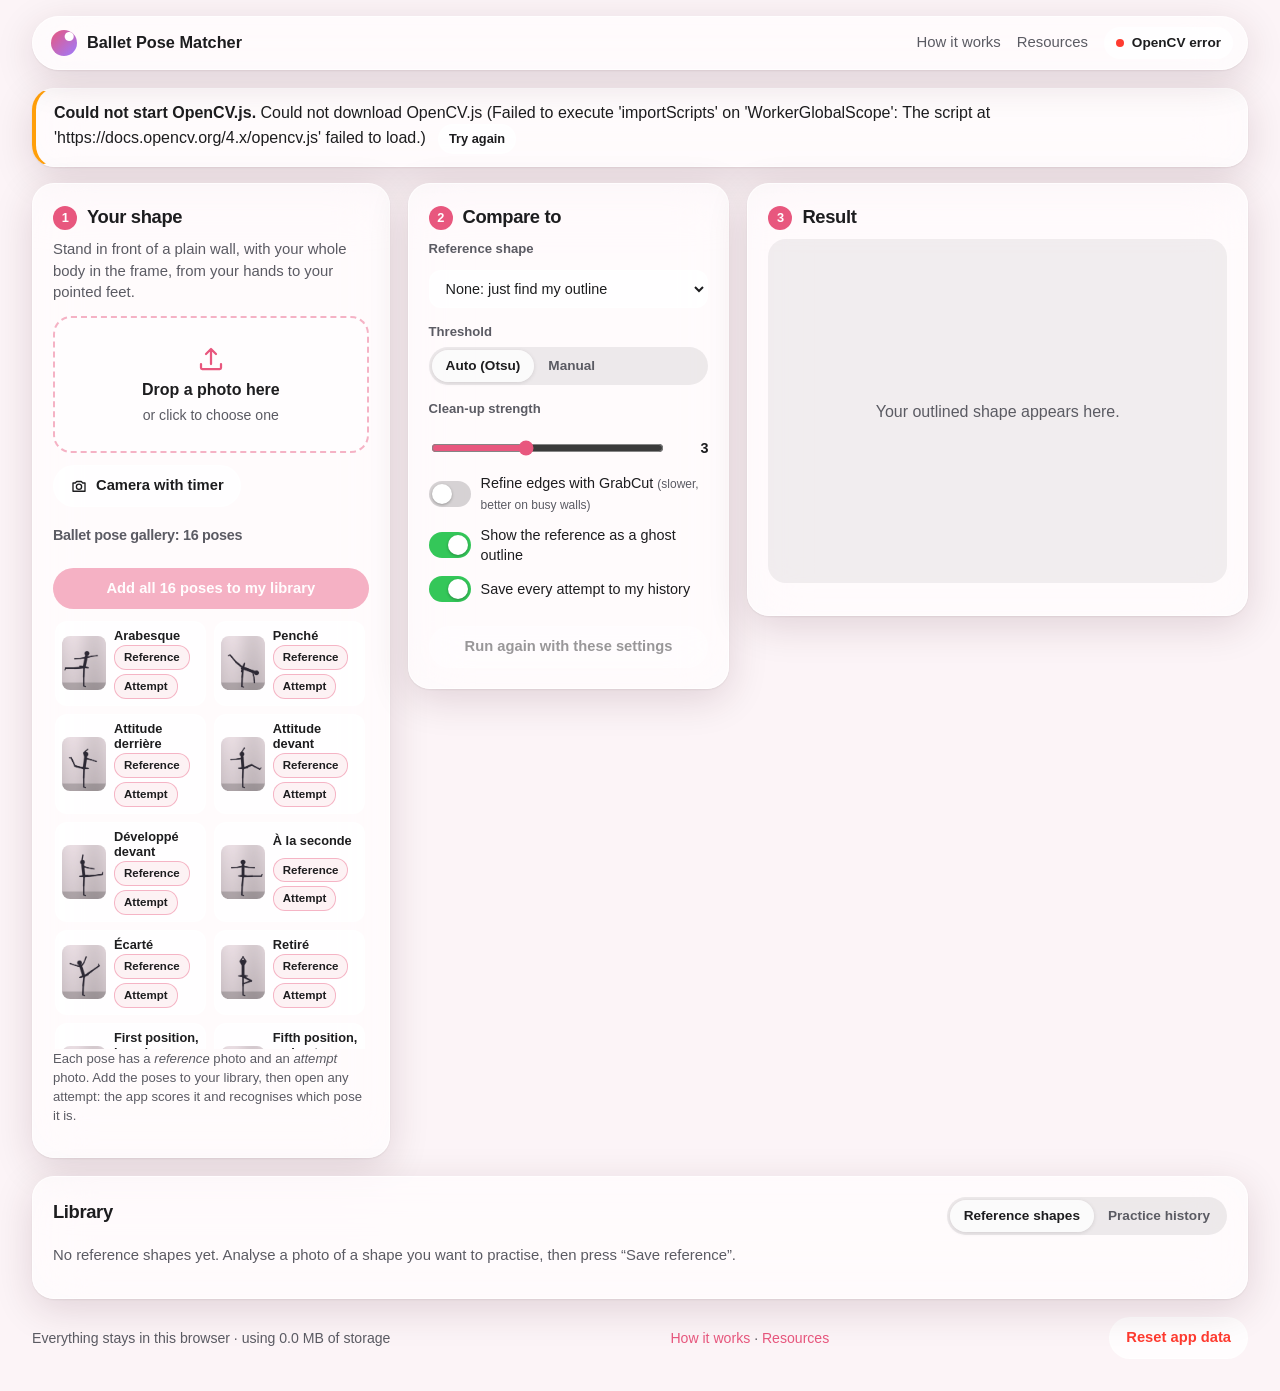
<file: index.html>
<!doctype html>
<html lang="en">
<head>
  <meta charset="utf-8">
  <meta name="viewport" content="width=device-width, initial-scale=1, viewport-fit=cover">
  <title>Ballet Pose Matcher</title>
  <meta name="description" content="Practise your ballet positions. OpenCV.js finds your silhouette in the browser, scores it against a reference, and IndexedDB keeps your progress.">
  <meta name="theme-color" content="#2a1020">
  <link rel="icon" href="data:image/svg+xml,%3Csvg xmlns='http://www.w3.org/2000/svg' viewBox='0 0 64 64'%3E%3Ccircle cx='32' cy='32' r='30' fill='%23e8577e'/%3E%3Cpath d='M22 46c6-10 14-14 22-28' stroke='white' stroke-width='6' stroke-linecap='round' fill='none'/%3E%3Ccircle cx='44' cy='16' r='5' fill='white'/%3E%3C/svg%3E">
  <link rel="stylesheet" href="css/app.css">
</head>
<body>
  <div class="backdrop" aria-hidden="true"><span></span><span></span><span></span></div>

  <header class="topbar glass">
    <a class="brand" href="./" aria-label="Ballet Pose Matcher home">
      <span class="brand-mark" aria-hidden="true"></span>
      <span>Ballet Pose Matcher</span>
    </a>
    <nav class="nav">
      <a href="how-it-works.html">How it works</a>
      <a href="resources.html">Resources</a>
    </nav>
    <div id="status" class="pill pill-loading" role="status" aria-live="polite">
      <span class="dot"></span><span id="status-text">Loading OpenCV…</span>
    </div>
  </header>

  <div id="banner" class="banner glass" hidden role="alert"></div>

  <main class="layout">
    <!-- 1. Photo -->
    <section class="card glass" aria-labelledby="h-photo">
      <h2 id="h-photo"><span class="step">1</span> Your shape</h2>
      <p class="hint">Stand in front of a plain wall, with your whole body in the frame, from your hands to your pointed feet.</p>

      <label id="drop" class="drop" tabindex="0">
        <input id="file" type="file" accept="image/*" hidden>
        <svg viewBox="0 0 24 24" aria-hidden="true"><path d="M12 16V4m0 0-4 4m4-4 4 4M4 16v3a1 1 0 0 0 1 1h14a1 1 0 0 0 1-1v-3" fill="none" stroke="currentColor" stroke-width="1.8" stroke-linecap="round" stroke-linejoin="round"/></svg>
        <strong>Drop a photo here</strong>
        <span>or click to choose one</span>
      </label>

      <div class="row">
        <button id="btn-camera" class="btn" type="button">
          <svg viewBox="0 0 24 24" aria-hidden="true"><path d="M4 8h3l2-2h6l2 2h3v11H4z" fill="none" stroke="currentColor" stroke-width="1.8" stroke-linejoin="round"/><circle cx="12" cy="13" r="3.5" fill="none" stroke="currentColor" stroke-width="1.8"/></svg>
          Camera with timer
        </button>
      </div>

      <h3 class="sub">Ballet pose gallery: 16 poses</h3>
      <button id="btn-add-all" class="btn btn-wide btn-primary" type="button" disabled>Add all 16 poses to my library</button>
      <div class="poses" id="samples" role="list" aria-label="Ballet pose samples"></div>
      <p class="hint small">Each pose has a <em>reference</em> photo and an <em>attempt</em> photo. Add the poses to your library, then open any attempt: the app scores it and recognises which pose it is.</p>
    </section>

    <!-- 2. Compare & settings -->
    <section class="card glass" aria-labelledby="h-compare">
      <h2 id="h-compare"><span class="step">2</span> Compare to</h2>
      <label class="field">
        <span>Reference shape</span>
        <select id="ref-select"><option value="">None: just find my outline</option></select>
      </label>

      <fieldset class="field">
        <legend>Threshold</legend>
        <div class="segmented" role="radiogroup" aria-label="Threshold mode">
          <button type="button" role="radio" aria-checked="true" data-thr="auto">Auto (Otsu)</button>
          <button type="button" role="radio" aria-checked="false" data-thr="manual">Manual</button>
        </div>
        <div class="slider" id="thr-wrap" hidden>
          <input id="thr" type="range" min="20" max="235" value="120" aria-label="Threshold value">
          <output id="thr-out">120</output>
        </div>
      </fieldset>

      <label class="field">
        <span>Clean-up strength</span>
        <div class="slider">
          <input id="cleanup" type="range" min="1" max="6" value="3" aria-label="Clean-up strength">
          <output id="cleanup-out">3</output>
        </div>
      </label>

      <label class="toggle"><input id="grabcut" type="checkbox"><span class="switch" aria-hidden="true"></span>
        <span>Refine edges with GrabCut <small>(slower, better on busy walls)</small></span></label>
      <label class="toggle"><input id="ghost" type="checkbox" checked><span class="switch" aria-hidden="true"></span>
        <span>Show the reference as a ghost outline</span></label>
      <label class="toggle"><input id="autosave" type="checkbox" checked><span class="switch" aria-hidden="true"></span>
        <span>Save every attempt to my history</span></label>

      <button id="btn-rerun" class="btn btn-wide" type="button" disabled>Run again with these settings</button>
    </section>

    <!-- 3. Result -->
    <section class="card glass result" aria-labelledby="h-result">
      <h2 id="h-result"><span class="step">3</span> Result</h2>
      <div class="stage" id="stage">
        <canvas id="canvas" width="640" height="480" aria-label="Your photo with the detected silhouette"></canvas>
        <div class="empty" id="empty">
          <p>Your outlined shape appears here.</p>
        </div>
        <div class="working" id="working" hidden><div class="spinner"></div><span>OpenCV is looking…</span></div>
      </div>

      <div class="score-row" id="score-row" hidden>
        <div class="ring" id="ring" style="--p:0"><span id="score">0</span><small>%</small></div>
        <div class="score-text">
          <strong id="score-title">Match</strong>
          <p id="coach"></p>
        </div>
      </div>

      <div class="ranking" id="ranking" hidden></div>

      <dl class="metrics" id="metrics" hidden></dl>

      <div class="save-ref" id="save-ref" hidden>
        <label class="field grow">
          <span>Save this as a reference shape</span>
          <input id="ref-name" list="ref-names" placeholder="e.g. Arabesque" maxlength="40">
          <datalist id="ref-names">
            <option value="Arabesque"><option value="À la seconde"><option value="Retiré"><option value="Attitude"><option value="Développé devant"><option value="Fifth position, arms en haut"><option value="Penché">
          </datalist>
        </label>
        <button id="btn-save-ref" class="btn btn-primary" type="button">Save reference</button>
      </div>
      <p class="hint small" id="perf"></p>
    </section>
  </main>

  <!-- Library -->
  <section class="card glass library" aria-labelledby="h-library">
    <div class="library-head">
      <h2 id="h-library">Library</h2>
      <div class="segmented" role="tablist" aria-label="Library view">
        <button type="button" role="tab" aria-selected="true" data-tab="refs">Reference shapes</button>
        <button type="button" role="tab" aria-selected="false" data-tab="history">Practice history</button>
      </div>
    </div>
    <p id="lib-state" class="hint">Opening library…</p>
    <div id="tab-refs" class="ref-grid"></div>
    <div id="tab-history" class="history" hidden></div>
  </section>

  <footer class="footer">
    <span id="storage">Everything stays in this browser.</span>
    <span class="links"><a href="how-it-works.html">How it works</a> · <a href="resources.html">Resources</a></span>
    <button id="btn-reset" class="btn btn-danger" type="button">Reset app data</button>
  </footer>

  <dialog id="camera" class="glass dialog">
    <h2>Camera</h2>
    <video id="video" playsinline muted></video>
    <div class="countdown" id="countdown" hidden></div>
    <div class="row">
      <label class="field inline"><span>Timer</span>
        <select id="timer"><option value="0">Off</option><option value="3">3 s</option><option value="5" selected>5 s</option><option value="10">10 s</option></select>
      </label>
      <button id="btn-capture" class="btn btn-primary" type="button">Take photo</button>
      <button id="btn-cam-close" class="btn" type="button">Cancel</button>
    </div>
  </dialog>

  <dialog id="viewer" class="glass dialog">
    <h2 id="viewer-title">Attempt</h2>
    <div class="viewer-imgs"><figure><img id="viewer-orig" alt="Original photo"><figcaption>Photo</figcaption></figure>
      <figure><img id="viewer-res" alt="Detected silhouette"><figcaption>Silhouette</figcaption></figure></div>
    <p id="viewer-meta" class="hint"></p>
    <div class="row"><button class="btn" type="button" id="viewer-close">Close</button></div>
  </dialog>

  <script src="js/db.js"></script>
  <script src="js/app.js"></script>
</body>
</html>
</file>
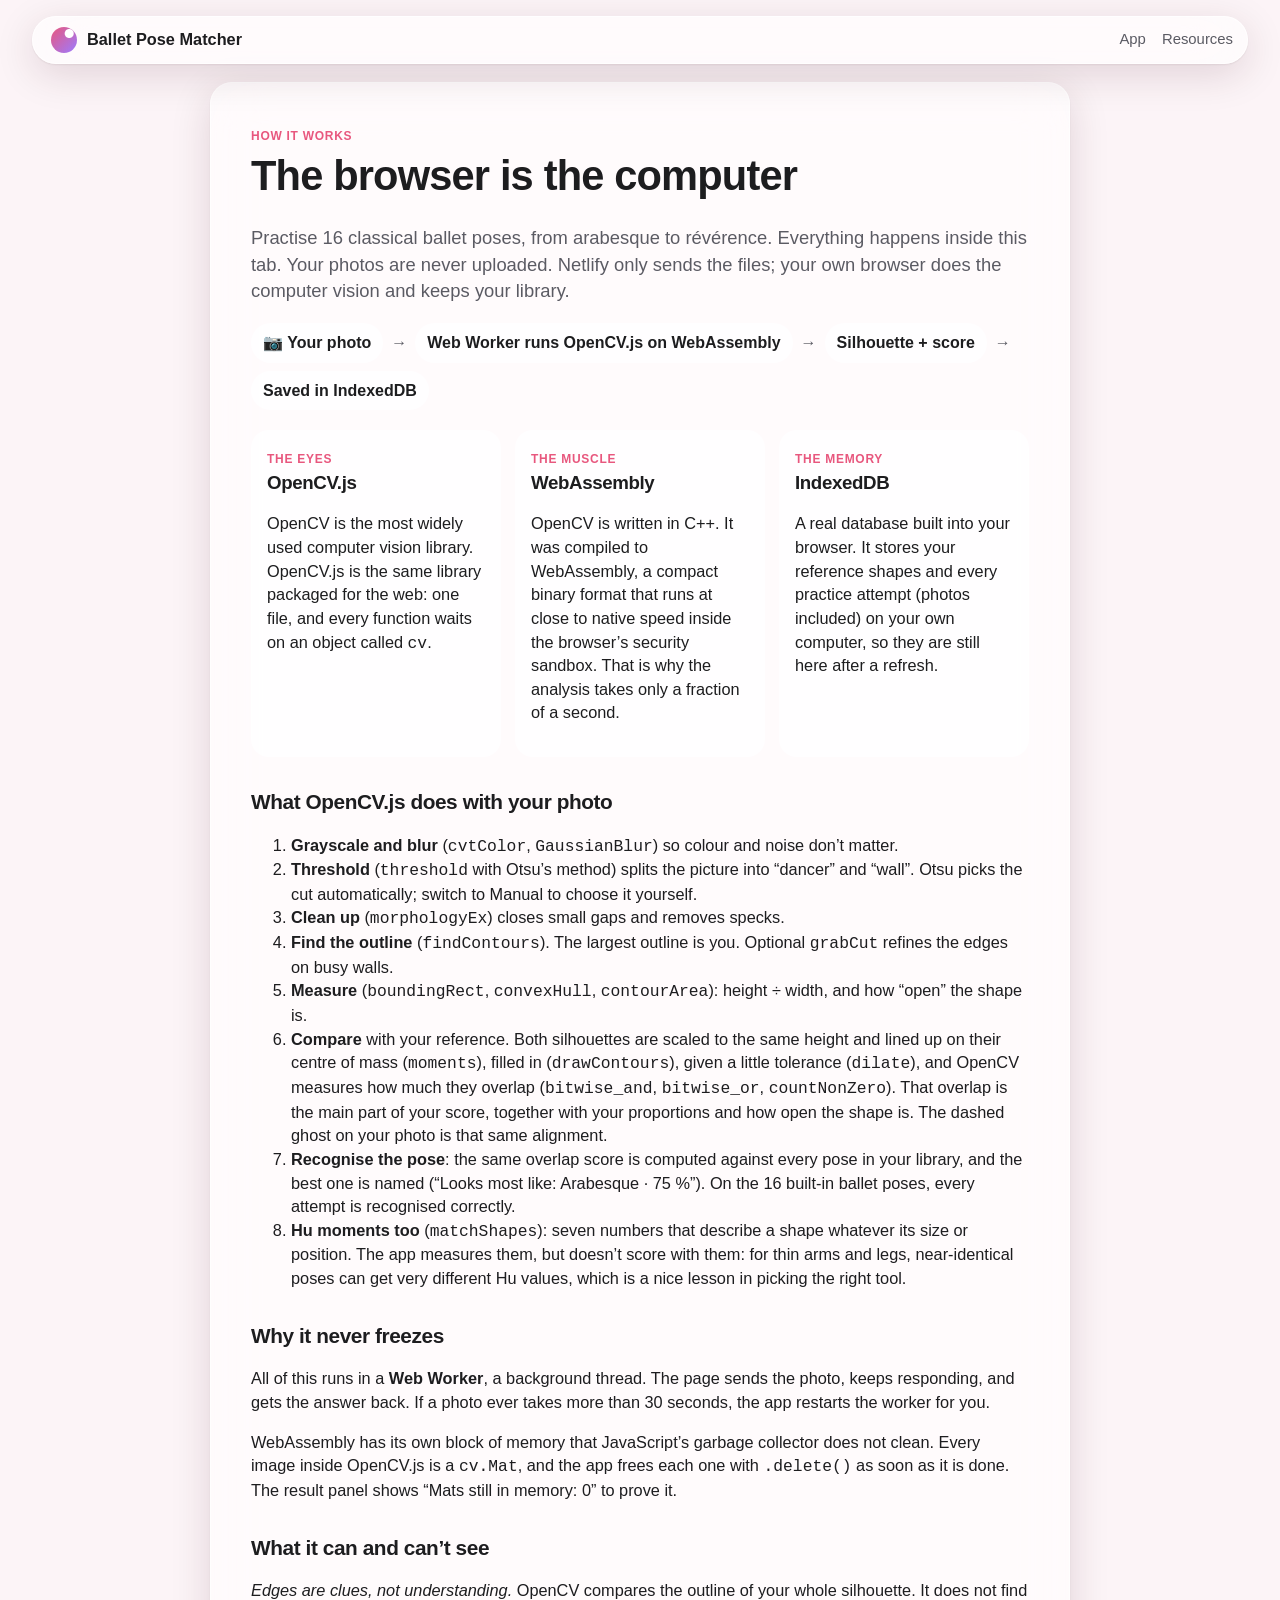
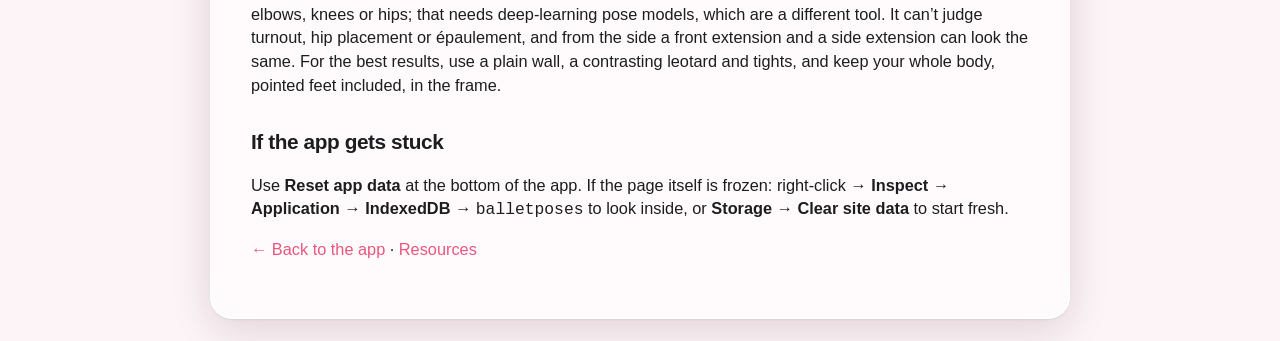
<file: how-it-works.html>
<!doctype html>
<html lang="en">
<head>
  <meta charset="utf-8">
  <meta name="viewport" content="width=device-width, initial-scale=1">
  <title>How it works · Ballet Pose Matcher</title>
  <link rel="icon" href="data:image/svg+xml,%3Csvg xmlns='http://www.w3.org/2000/svg' viewBox='0 0 64 64'%3E%3Ccircle cx='32' cy='32' r='30' fill='%23e8577e'/%3E%3Cpath d='M22 46c6-10 14-14 22-28' stroke='white' stroke-width='6' stroke-linecap='round' fill='none'/%3E%3Ccircle cx='44' cy='16' r='5' fill='white'/%3E%3C/svg%3E">
  <link rel="stylesheet" href="css/app.css">
</head>
<body>
  <div class="backdrop" aria-hidden="true"><span></span><span></span><span></span></div>
  <header class="topbar glass">
    <a class="brand" href="./"><span class="brand-mark" aria-hidden="true"></span><span>Ballet Pose Matcher</span></a>
    <nav class="nav" style="display:flex"><a href="./">App</a><a href="resources.html">Resources</a></nav>
  </header>

  <main class="article glass">
    <span class="tag">How it works</span>
    <h1>The browser is the computer</h1>
    <p class="lead">Practise 16 classical ballet poses, from arabesque to révérence. Everything happens inside this tab. Your photos are never uploaded. Netlify only sends the files; your own browser does the computer vision and keeps your library.</p>

    <div class="flow" aria-label="Pipeline">
      <span>📷 Your photo</span><i>→</i><span>Web Worker runs OpenCV.js on WebAssembly</span><i>→</i><span>Silhouette + score</span><i>→</i><span>Saved in IndexedDB</span>
    </div>

    <div class="trio">
      <section class="card"><span class="tag">The eyes</span><h3>OpenCV.js</h3>
        <p>OpenCV is the most widely used computer vision library. OpenCV.js is the same library packaged for the web: one file, and every function waits on an object called <code>cv</code>.</p></section>
      <section class="card"><span class="tag">The muscle</span><h3>WebAssembly</h3>
        <p>OpenCV is written in C++. It was compiled to WebAssembly, a compact binary format that runs at close to native speed inside the browser’s security sandbox. That is why the analysis takes only a fraction of a second.</p></section>
      <section class="card"><span class="tag">The memory</span><h3>IndexedDB</h3>
        <p>A real database built into your browser. It stores your reference shapes and every practice attempt (photos included) on your own computer, so they are still here after a refresh.</p></section>
    </div>

    <h2>What OpenCV.js does with your photo</h2>
    <ol>
      <li><strong>Grayscale and blur</strong> (<code>cvtColor</code>, <code>GaussianBlur</code>) so colour and noise don’t matter.</li>
      <li><strong>Threshold</strong> (<code>threshold</code> with Otsu’s method) splits the picture into “dancer” and “wall”. Otsu picks the cut automatically; switch to Manual to choose it yourself.</li>
      <li><strong>Clean up</strong> (<code>morphologyEx</code>) closes small gaps and removes specks.</li>
      <li><strong>Find the outline</strong> (<code>findContours</code>). The largest outline is you. Optional <code>grabCut</code> refines the edges on busy walls.</li>
      <li><strong>Measure</strong> (<code>boundingRect</code>, <code>convexHull</code>, <code>contourArea</code>): height ÷ width, and how “open” the shape is.</li>
      <li><strong>Compare</strong> with your reference. Both silhouettes are scaled to the same height and lined up on their centre of mass (<code>moments</code>), filled in (<code>drawContours</code>), given a little tolerance (<code>dilate</code>), and OpenCV measures how much they overlap (<code>bitwise_and</code>, <code>bitwise_or</code>, <code>countNonZero</code>). That overlap is the main part of your score, together with your proportions and how open the shape is. The dashed ghost on your photo is that same alignment.</li>
      <li><strong>Recognise the pose</strong>: the same overlap score is computed against every pose in your library, and the best one is named (“Looks most like: Arabesque · 75 %”). On the 16 built-in ballet poses, every attempt is recognised correctly.</li>
      <li><strong>Hu moments too</strong> (<code>matchShapes</code>): seven numbers that describe a shape whatever its size or position. The app measures them, but doesn’t score with them: for thin arms and legs, near-identical poses can get very different Hu values, which is a nice lesson in picking the right tool.</li>
    </ol>

    <h2>Why it never freezes</h2>
    <p>All of this runs in a <strong>Web Worker</strong>, a background thread. The page sends the photo, keeps responding, and gets the answer back. If a photo ever takes more than 30 seconds, the app restarts the worker for you.</p>
    <p>WebAssembly has its own block of memory that JavaScript’s garbage collector does not clean. Every image inside OpenCV.js is a <code>cv.Mat</code>, and the app frees each one with <code>.delete()</code> as soon as it is done. The result panel shows “Mats still in memory: 0” to prove it.</p>

    <h2>What it can and can’t see</h2>
    <p><em>Edges are clues, not understanding.</em> OpenCV compares the outline of your whole silhouette. It does not find elbows, knees or hips; that needs deep-learning pose models, which are a different tool. It can’t judge turnout, hip placement or épaulement, and from the side a front extension and a side extension can look the same. For the best results, use a plain wall, a contrasting leotard and tights, and keep your whole body, pointed feet included, in the frame.</p>

    <h2>If the app gets stuck</h2>
    <p>Use <strong>Reset app data</strong> at the bottom of the app. If the page itself is frozen: right-click → <strong>Inspect</strong> → <strong>Application</strong> → <strong>IndexedDB</strong> → <code>balletposes</code> to look inside, or <strong>Storage → Clear site data</strong> to start fresh.</p>

    <p><a href="./">← Back to the app</a> · <a href="resources.html">Resources</a></p>
  </main>
</body>
</html>
</file>
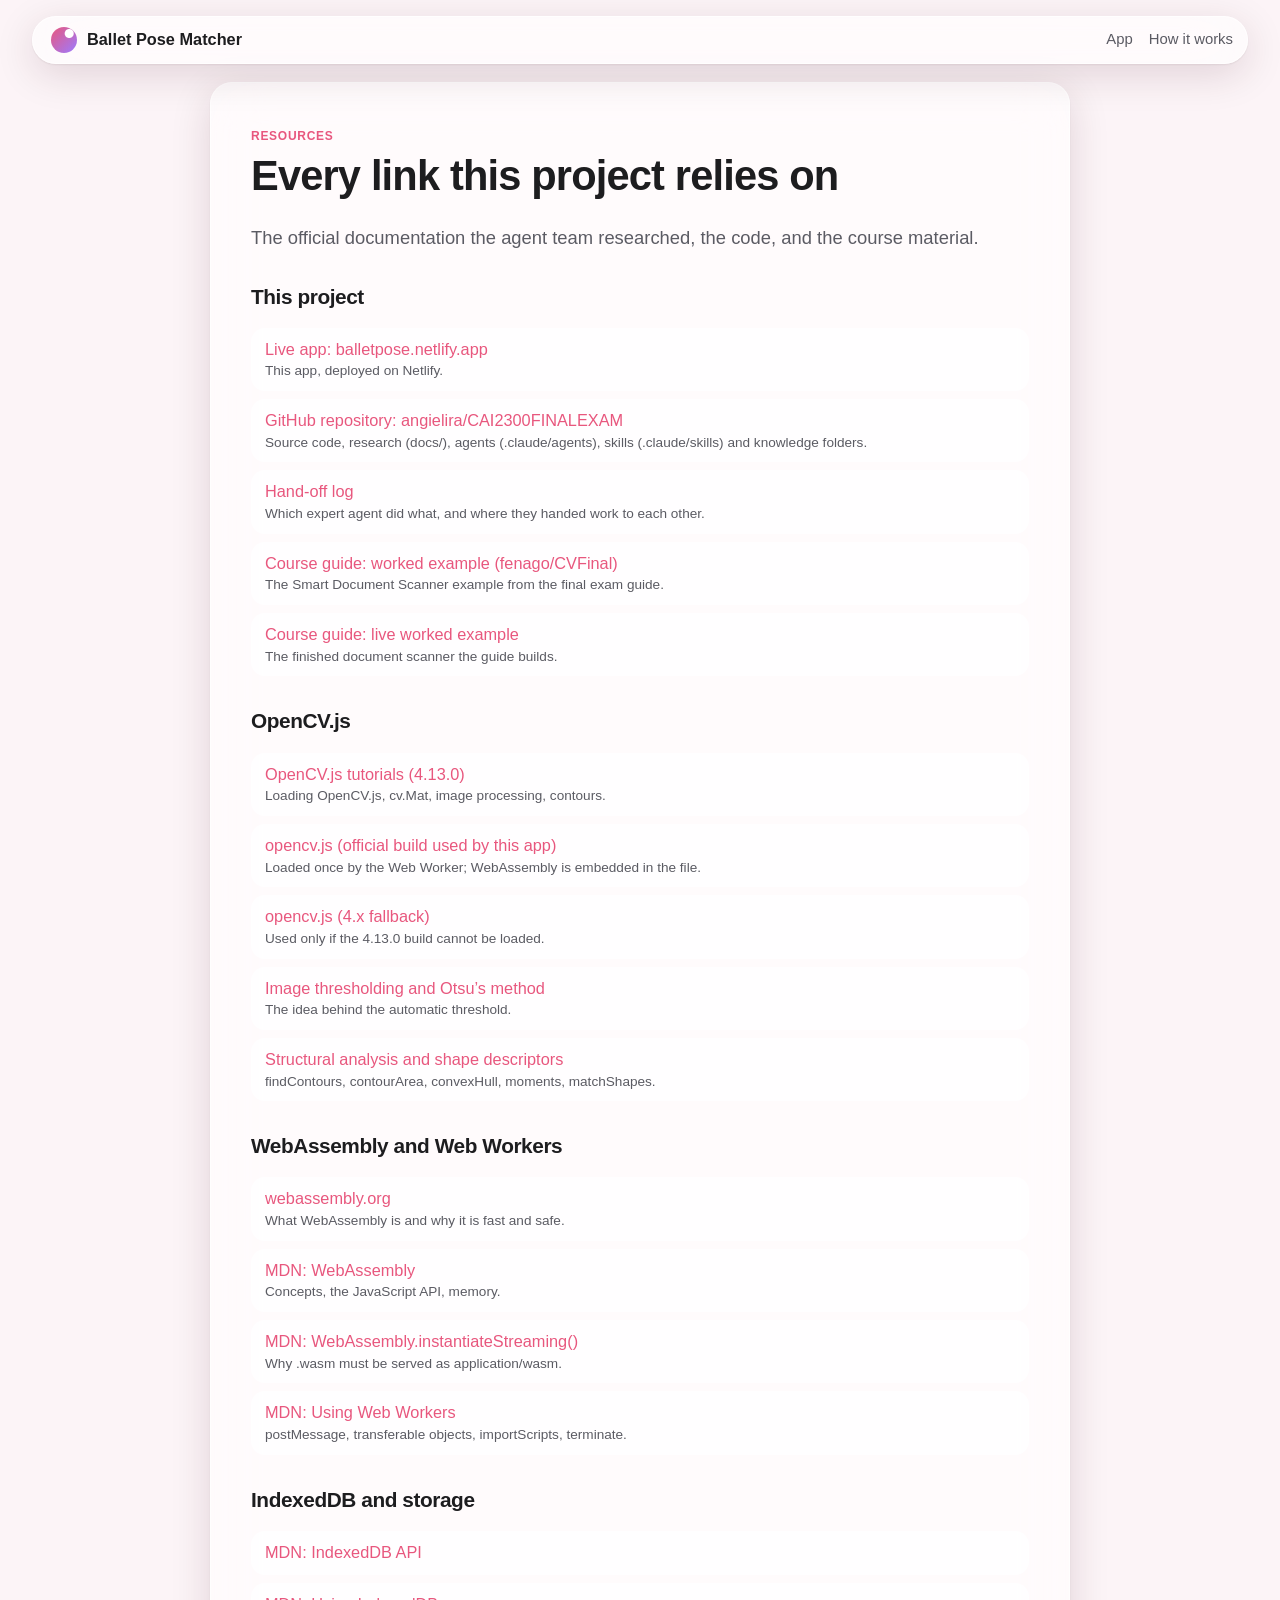
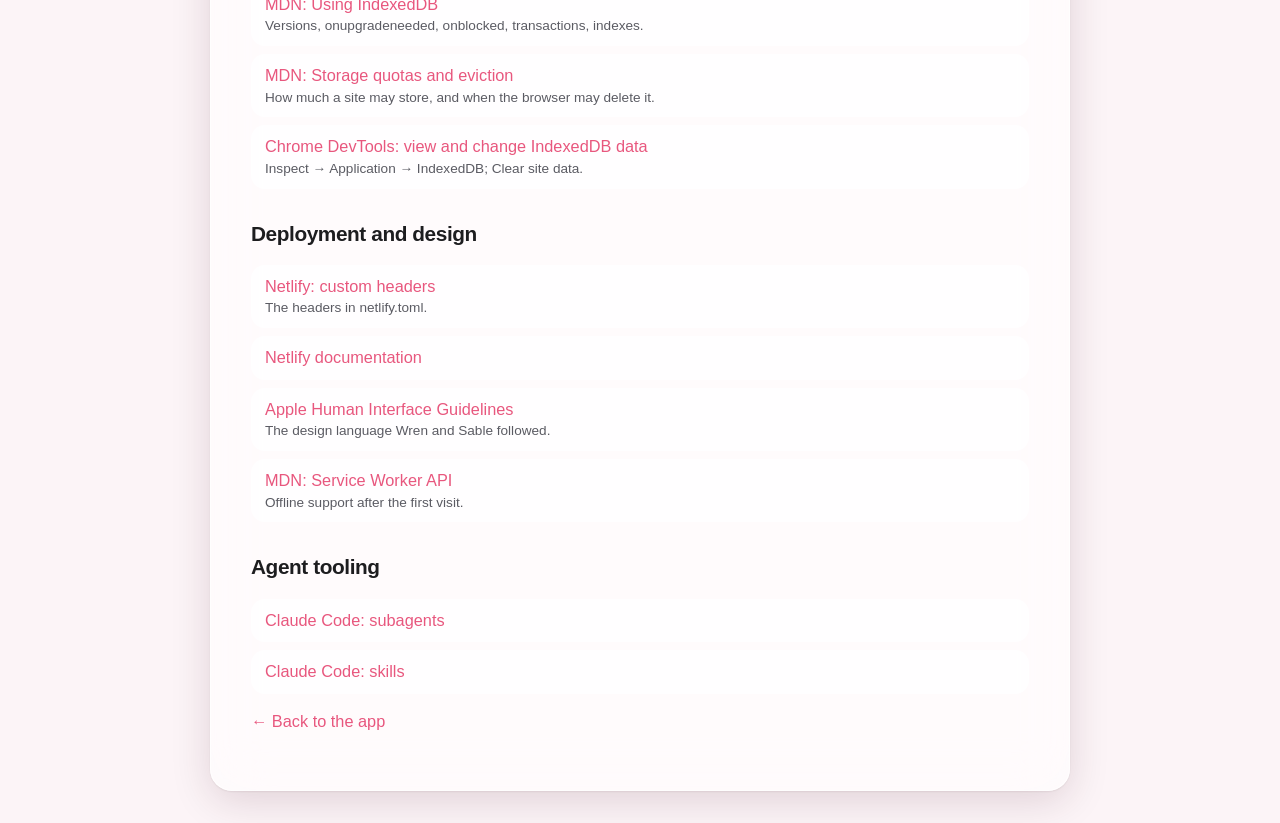
<file: resources.html>
<!doctype html>
<html lang="en">
<head>
  <meta charset="utf-8">
  <meta name="viewport" content="width=device-width, initial-scale=1">
  <title>Resources · Ballet Pose Matcher</title>
  <link rel="icon" href="data:image/svg+xml,%3Csvg xmlns='http://www.w3.org/2000/svg' viewBox='0 0 64 64'%3E%3Ccircle cx='32' cy='32' r='30' fill='%23e8577e'/%3E%3Cpath d='M22 46c6-10 14-14 22-28' stroke='white' stroke-width='6' stroke-linecap='round' fill='none'/%3E%3Ccircle cx='44' cy='16' r='5' fill='white'/%3E%3C/svg%3E">
  <link rel="stylesheet" href="css/app.css">
</head>
<body>
  <div class="backdrop" aria-hidden="true"><span></span><span></span><span></span></div>
  <header class="topbar glass">
    <a class="brand" href="./"><span class="brand-mark" aria-hidden="true"></span><span>Ballet Pose Matcher</span></a>
    <nav class="nav" style="display:flex"><a href="./">App</a><a href="how-it-works.html">How it works</a></nav>
  </header>

  <main class="article glass">
    <span class="tag">Resources</span>
    <h1>Every link this project relies on</h1>
    <p class="lead">The official documentation the agent team researched, the code, and the course material.</p>

    <h2>This project</h2>
    <ul class="links-list">
      <li><a href="https://balletpose.netlify.app">Live app: balletpose.netlify.app</a><small>This app, deployed on Netlify.</small></li>
      <li><a href="https://github.com/angielira/CAI2300FINALEXAM">GitHub repository: angielira/CAI2300FINALEXAM</a><small>Source code, research (docs/), agents (.claude/agents), skills (.claude/skills) and knowledge folders.</small></li>
      <li><a href="https://github.com/angielira/CAI2300FINALEXAM/blob/main/docs/handoff-log.md">Hand-off log</a><small>Which expert agent did what, and where they handed work to each other.</small></li>
      <li><a href="https://github.com/fenago/CVFinal">Course guide: worked example (fenago/CVFinal)</a><small>The Smart Document Scanner example from the final exam guide.</small></li>
      <li><a href="https://cvfinal-doc-scanner.netlify.app">Course guide: live worked example</a><small>The finished document scanner the guide builds.</small></li>
    </ul>

    <h2>OpenCV.js</h2>
    <ul class="links-list">
      <li><a href="https://docs.opencv.org/4.13.0/d5/d10/tutorial_js_root.html">OpenCV.js tutorials (4.13.0)</a><small>Loading OpenCV.js, cv.Mat, image processing, contours.</small></li>
      <li><a href="https://docs.opencv.org/4.13.0/opencv.js">opencv.js (official build used by this app)</a><small>Loaded once by the Web Worker; WebAssembly is embedded in the file.</small></li>
      <li><a href="https://docs.opencv.org/4.x/opencv.js">opencv.js (4.x fallback)</a><small>Used only if the 4.13.0 build cannot be loaded.</small></li>
      <li><a href="https://docs.opencv.org/4.x/d7/d4d/tutorial_py_thresholding.html">Image thresholding and Otsu’s method</a><small>The idea behind the automatic threshold.</small></li>
      <li><a href="https://docs.opencv.org/4.x/d3/dc0/group__imgproc__shape.html">Structural analysis and shape descriptors</a><small>findContours, contourArea, convexHull, moments, matchShapes.</small></li>
    </ul>

    <h2>WebAssembly and Web Workers</h2>
    <ul class="links-list">
      <li><a href="https://webassembly.org/">webassembly.org</a><small>What WebAssembly is and why it is fast and safe.</small></li>
      <li><a href="https://developer.mozilla.org/en-US/docs/WebAssembly">MDN: WebAssembly</a><small>Concepts, the JavaScript API, memory.</small></li>
      <li><a href="https://developer.mozilla.org/en-US/docs/WebAssembly/Reference/JavaScript_interface/instantiateStreaming_static">MDN: WebAssembly.instantiateStreaming()</a><small>Why .wasm must be served as application/wasm.</small></li>
      <li><a href="https://developer.mozilla.org/en-US/docs/Web/API/Web_Workers_API/Using_web_workers">MDN: Using Web Workers</a><small>postMessage, transferable objects, importScripts, terminate.</small></li>
    </ul>

    <h2>IndexedDB and storage</h2>
    <ul class="links-list">
      <li><a href="https://developer.mozilla.org/en-US/docs/Web/API/IndexedDB_API">MDN: IndexedDB API</a></li>
      <li><a href="https://developer.mozilla.org/en-US/docs/Web/API/IndexedDB_API/Using_IndexedDB">MDN: Using IndexedDB</a><small>Versions, onupgradeneeded, onblocked, transactions, indexes.</small></li>
      <li><a href="https://developer.mozilla.org/en-US/docs/Web/API/Storage_API/Storage_quotas_and_eviction_criteria">MDN: Storage quotas and eviction</a><small>How much a site may store, and when the browser may delete it.</small></li>
      <li><a href="https://developer.chrome.com/docs/devtools/storage/indexeddb">Chrome DevTools: view and change IndexedDB data</a><small>Inspect → Application → IndexedDB; Clear site data.</small></li>
    </ul>

    <h2>Deployment and design</h2>
    <ul class="links-list">
      <li><a href="https://docs.netlify.com/manage/routing/headers/">Netlify: custom headers</a><small>The headers in netlify.toml.</small></li>
      <li><a href="https://docs.netlify.com/">Netlify documentation</a></li>
      <li><a href="https://developer.apple.com/design/human-interface-guidelines/">Apple Human Interface Guidelines</a><small>The design language Wren and Sable followed.</small></li>
      <li><a href="https://developer.mozilla.org/en-US/docs/Web/API/Service_Worker_API">MDN: Service Worker API</a><small>Offline support after the first visit.</small></li>
    </ul>

    <h2>Agent tooling</h2>
    <ul class="links-list">
      <li><a href="https://code.claude.com/docs/en/sub-agents">Claude Code: subagents</a></li>
      <li><a href="https://code.claude.com/docs/en/skills">Claude Code: skills</a></li>
    </ul>

    <p><a href="./">← Back to the app</a></p>
  </main>
</body>
</html>
</file>
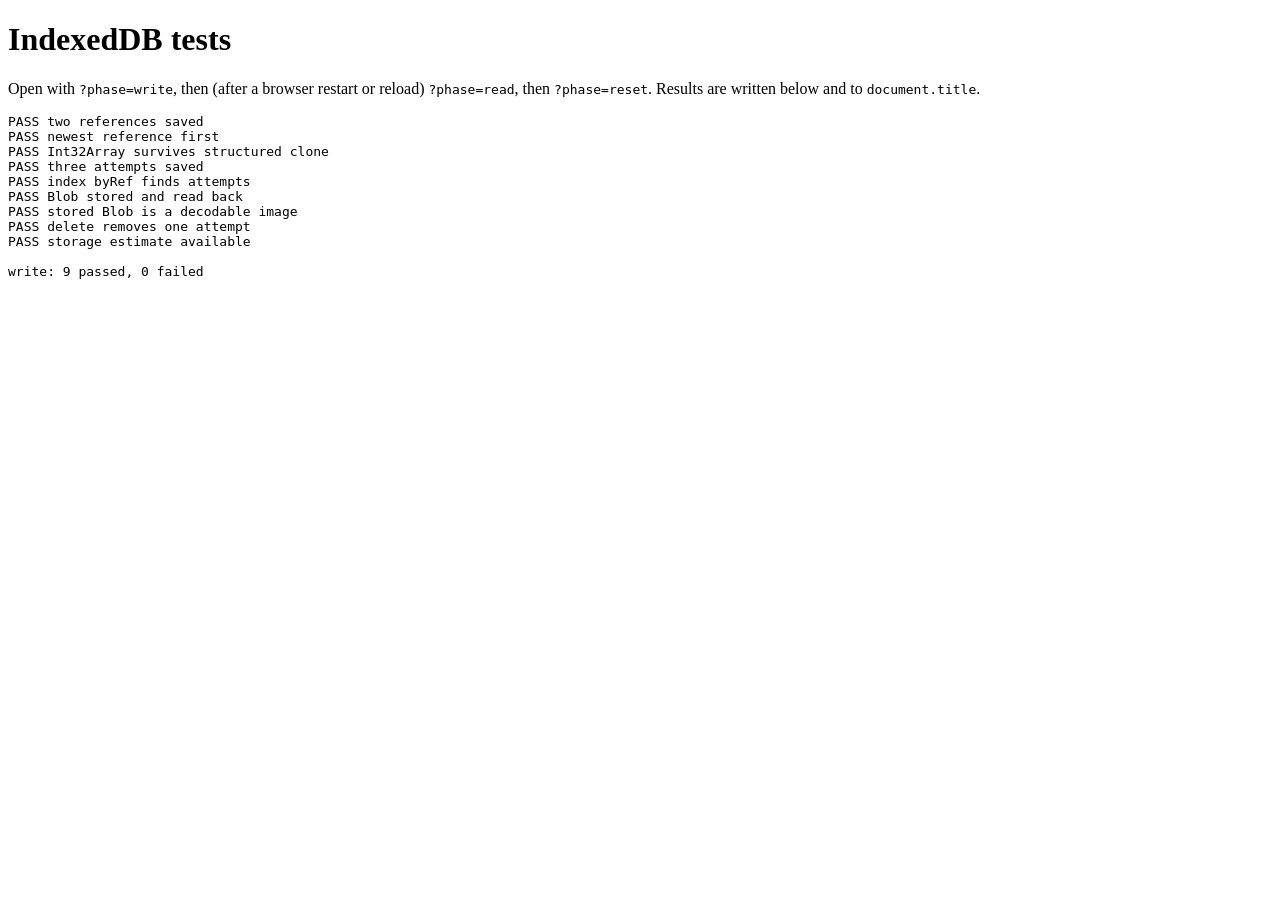
<file: tests/browser/db.test.html>
<!doctype html>
<html lang="en">
<head><meta charset="utf-8"><title>IndexedDB tests · Ballet Pose Matcher</title></head>
<body>
<h1>IndexedDB tests</h1>
<p>Open with <code>?phase=write</code>, then (after a browser restart or reload) <code>?phase=read</code>, then <code>?phase=reset</code>.
Results are written below and to <code>document.title</code>.</p>
<pre id="log"></pre>
<script src="../../js/db.js"></script>
<script>
(async () => {
  const log = (s) => { document.getElementById('log').textContent += s + '\n'; };
  const phase = new URLSearchParams(location.search).get('phase') || 'write';
  let pass = 0, fail = 0;
  const check = (name, ok) => { ok ? pass++ : fail++; log(`${ok ? 'PASS' : 'FAIL'} ${name}`); };

  async function tinyJpeg(color) {
    const c = document.createElement('canvas'); c.width = 120; c.height = 90;
    const g = c.getContext('2d'); g.fillStyle = color; g.fillRect(0, 0, 120, 90);
    g.fillStyle = '#222'; g.beginPath(); g.arc(60, 30, 10, 0, 7); g.fill(); g.fillRect(55, 40, 10, 40);
    return new Promise((r) => c.toBlob(r, 'image/jpeg', 0.8));
  }

  try {
    if (phase === 'write') {
      await DB.resetAll();
      const blob = await tinyJpeg('#f3d6dc');
      const points = new Int32Array([10, 10, 100, 10, 100, 80, 10, 80]);
      await DB.saveReference({ id: 'ref-arabesque', name: 'Arabesque', createdAt: Date.now() - 2000, points, aspect: 0.8, solidity: 0.4, imageBlob: blob, thumbBlob: blob });
      await DB.saveReference({ id: 'ref-seconde', name: 'À la seconde', createdAt: Date.now() - 1000, points, aspect: 2.4, solidity: 0.3, imageBlob: blob, thumbBlob: blob });
      for (const [i, score] of [61, 72, 84].entries()) {
        await DB.saveAttempt({ id: 'att-' + i, createdAt: Date.now() + i, refId: 'ref-arabesque', refName: 'Arabesque', score,
          parts: { shape: score, proportions: 80, openness: 90 }, metrics: { aspect: 0.8 }, ms: 180, originalBlob: blob, resultBlob: blob, thumbBlob: blob });
      }
      await DB.saveSettings({ cleanup: 4, threshold: null, thresholdValue: 120, grabcut: false, ghost: true, autosave: true, refId: 'ref-arabesque' });
      const refs = await DB.listReferences();
      check('two references saved', refs.length === 2);
      check('newest reference first', refs[0].id === 'ref-seconde');
      check('Int32Array survives structured clone', refs[0].points instanceof Int32Array && refs[0].points[2] === 100);
      check('three attempts saved', (await DB.listAttempts()).length === 3);
      check('index byRef finds attempts', (await DB.attemptsFor('ref-arabesque')).length === 3);
      const got = await DB.getAttempt('att-2');
      check('Blob stored and read back', got.thumbBlob instanceof Blob && got.thumbBlob.size > 100);
      const bmp = await createImageBitmap(got.thumbBlob);
      check('stored Blob is a decodable image', bmp.width === 120 && bmp.height === 90);
      await DB.deleteAttempt('att-0');
      check('delete removes one attempt', (await DB.listAttempts()).length === 2);
      await DB.saveAttempt({ ...got, id: 'att-0', score: 61 });
      const est = await DB.estimate();
      check('storage estimate available', !!est && est.usage >= 0);
    } else if (phase === 'read') {
      const refs = await DB.listReferences();
      check('references persisted after restart', refs.length === 2);
      check('attempts persisted after restart', (await DB.listAttempts()).length === 3);
      const s = await DB.getSettings();
      check('settings persisted after restart', s && s.cleanup === 4 && s.refId === 'ref-arabesque');
    } else if (phase === 'reset') {
      await DB.resetAll();
      check('database deleted', (await indexedDB.databases()).every((d) => d.name !== DB.DB_NAME));
      check('fresh database is empty', (await DB.listReferences()).length === 0);
      await DB.resetAll();
    }
  } catch (e) { fail++; log('ERROR ' + (e && e.stack || e)); }
  log(`\n${phase}: ${pass} passed, ${fail} failed`);
  document.title = `${fail ? 'FAIL' : 'PASS'} ${phase} ${pass}/${pass + fail}`;
})();
</script>
</body>
</html>
</file>
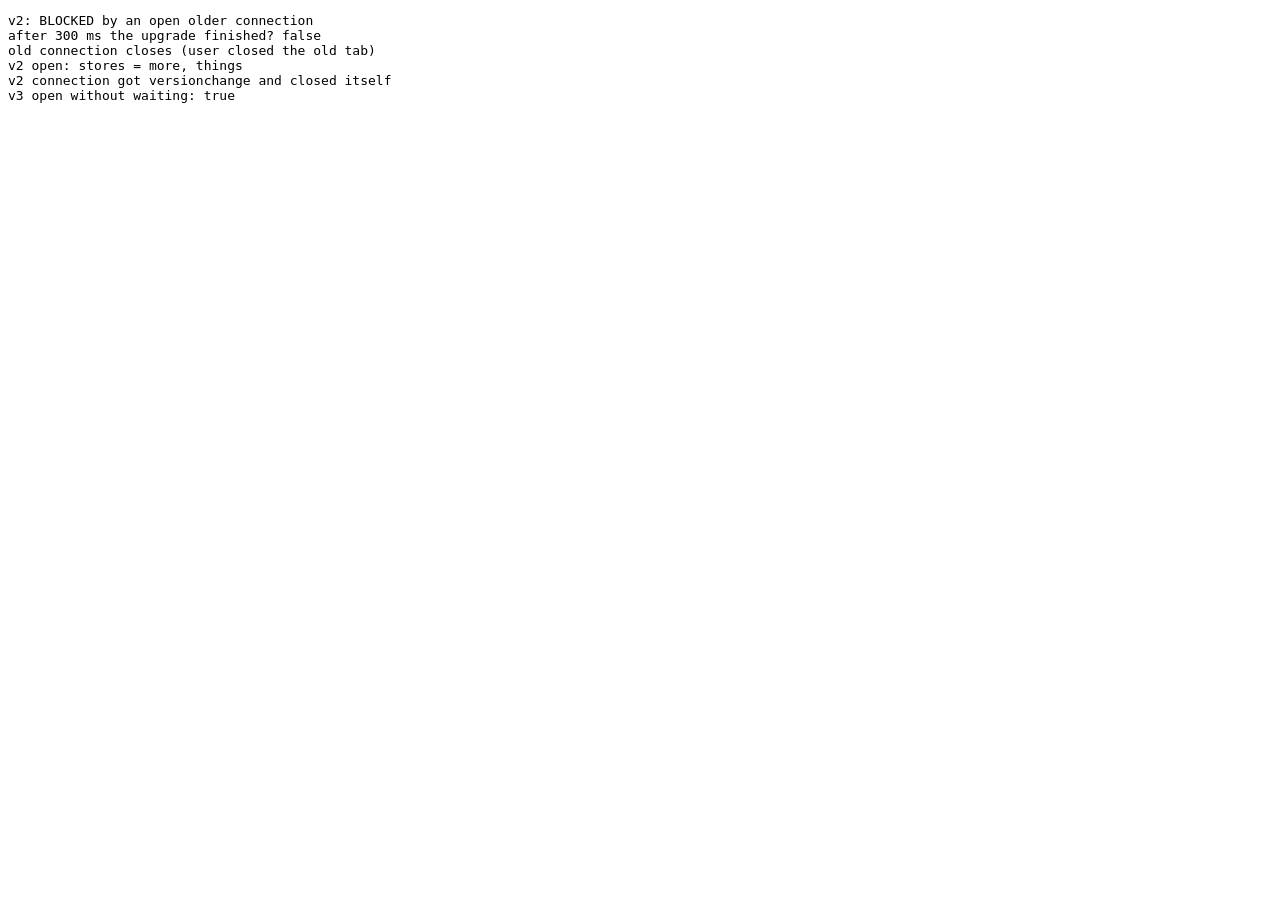
<file: knowledge/indexeddb-expert/examples/blocked-upgrade-demo.html>
<!doctype html><meta charset="utf-8"><title>blocked upgrade demo</title>
<pre id="log"></pre>
<script>
// Worked example (Ledger): what a blocked upgrade looks like, and how onversionchange fixes it.
// Connection A (like an old tab) holds version 1 open. Connection B (like a new tab) asks for version 2.
const log = (s) => (document.getElementById('log').textContent += s + '\n');
const open = (v, onUp) => new Promise((res, rej) => { const r = indexedDB.open('blocked-demo', v);
  r.onupgradeneeded = (e) => onUp && onUp(r.result, e); r.onblocked = () => log(`v${v}: BLOCKED by an open older connection`);
  r.onsuccess = () => res(r.result); r.onerror = () => rej(r.error); });
(async () => {
  await new Promise((r) => { const d = indexedDB.deleteDatabase('blocked-demo'); d.onsuccess = d.onerror = d.onblocked = r; });
  const events = [];
  // Round 1: the old connection does NOT listen for versionchange -> the upgrade is blocked.
  const a = await open(1, (db) => db.createObjectStore('things', { keyPath: 'id' }));
  const upgrade = open(2, (db) => { db.createObjectStore('more', { keyPath: 'id' }); events.push('upgraded to v2'); });
  await new Promise((r) => setTimeout(r, 300));
  log(`after 300 ms the upgrade finished? ${events.length > 0}`);
  log('old connection closes (user closed the old tab)');
  a.close();
  const b = await upgrade; log(`v2 open: stores = ${[...b.objectStoreNames].join(', ')}`);
  // Round 2: the open connection listens for versionchange and closes itself -> no block.
  b.onversionchange = () => { b.close(); log('v2 connection got versionchange and closed itself'); };
  const c = await open(3, () => events.push('upgraded to v3'));
  log(`v3 open without waiting: ${events.includes('upgraded to v3')}`);
  c.close();
  document.title = events.join(',') === 'upgraded to v2,upgraded to v3' ? 'PASS' : 'FAIL';
})();
</script>
</file>
<file: css/app.css>
/* Ballet Pose Matcher: visual design.
 * Owner: Sable (ui-designer-apple-liquid-glass). Flow and states: Wren (ux-designer-apple-hig).
 * Apple-style "liquid glass": translucent layers over a soft, blurred rose-and-lilac backdrop,
 * the system font, generous rounding, one accent colour, and dark mode that follows the system.
 */
:root {
  --accent: #e8577e;
  --accent-2: #9d7bff;
  --ok: #34c759;
  --warn: #ff9f0a;
  --bad: #ff3b30;
  --text: #1d1d1f;
  --text-2: #5b5b63;
  --glass: rgba(255, 255, 255, 0.62);
  --glass-strong: rgba(255, 255, 255, 0.8);
  --stroke: rgba(255, 255, 255, 0.7);
  --shadow: 0 10px 40px rgba(60, 10, 30, 0.14), 0 1px 2px rgba(60, 10, 30, 0.08);
  --radius: 22px;
  --radius-sm: 12px;
  --bg: #fcf4f7;
  font-family: -apple-system, BlinkMacSystemFont, "SF Pro Text", "Segoe UI", Inter, Roboto, "Helvetica Neue", Arial, sans-serif;
  color: var(--text);
  -webkit-font-smoothing: antialiased;
}
@media (prefers-color-scheme: dark) {
  :root {
    --text: #f5f5f7;
    --text-2: #b4b4bd;
    --glass: rgba(40, 22, 30, 0.55);
    --glass-strong: rgba(52, 30, 40, 0.82);
    --stroke: rgba(255, 255, 255, 0.12);
    --shadow: 0 10px 40px rgba(0, 0, 0, 0.45), 0 1px 2px rgba(0, 0, 0, 0.3);
    --bg: #12070c;
  }
}
* { box-sizing: border-box; }
[hidden] { display: none !important; }   /* the hidden attribute always wins over display rules */
html, body { margin: 0; min-height: 100%; background: var(--bg); }
body { padding: 16px clamp(12px, 3vw, 32px) 32px; line-height: 1.45; }
a { color: var(--accent); text-decoration: none; }
a:hover { text-decoration: underline; }
h1, h2, h3 { letter-spacing: -0.02em; margin: 0; }
h2 { font-size: 1.15rem; display: flex; align-items: center; gap: 10px; margin-bottom: 8px; }
.sub { font-size: 0.9rem; color: var(--text-2); font-weight: 600; margin: 18px 0 8px; }
.hint { color: var(--text-2); margin: 0 0 12px; font-size: 0.93rem; }
.small { font-size: 0.82rem; }
button { font: inherit; color: inherit; }
:focus-visible { outline: 3px solid color-mix(in srgb, var(--accent) 60%, transparent); outline-offset: 2px; }

/* Warm blurred backdrop */
.backdrop { position: fixed; inset: 0; z-index: -1; overflow: hidden; pointer-events: none; }
.backdrop span { position: absolute; border-radius: 50%; filter: blur(80px); opacity: 0.7; }
.backdrop span:nth-child(1) { width: 55vw; height: 55vw; left: -12vw; top: -15vw; background: #f7a1c4; }
.backdrop span:nth-child(2) { width: 45vw; height: 45vw; right: -10vw; top: 10vh; background: #c8b6ff; opacity: 0.55; }
.backdrop span:nth-child(3) { width: 50vw; height: 50vw; left: 25vw; bottom: -25vw; background: #ffd6a5; opacity: 0.5; }
@media (prefers-color-scheme: dark) { .backdrop span { opacity: 0.3; } }

/* Glass */
.glass {
  background: var(--glass);
  backdrop-filter: blur(28px) saturate(170%);
  -webkit-backdrop-filter: blur(28px) saturate(170%);
  border: 1px solid var(--stroke);
  box-shadow: var(--shadow);
  border-radius: var(--radius);
}

/* Top bar */
.topbar { position: sticky; top: 10px; z-index: 10; display: flex; align-items: center; gap: 16px;
  padding: 10px 14px 10px 18px; margin: 0 auto 18px; max-width: 1280px; border-radius: 999px; }
.brand { display: flex; align-items: center; gap: 10px; font-weight: 700; color: var(--text); font-size: 1.02rem; }
.brand:hover { text-decoration: none; }
.brand-mark { width: 26px; height: 26px; border-radius: 50%;
  background: radial-gradient(circle at 70% 25%, #fff 0 4px, transparent 5px), linear-gradient(135deg, var(--accent), #9d7bff); }
.nav { display: flex; gap: 16px; margin-left: auto; font-size: 0.93rem; }
.nav a { color: var(--text-2); }
.pill { display: inline-flex; align-items: center; gap: 8px; padding: 6px 12px; border-radius: 999px;
  background: var(--glass-strong); font-size: 0.85rem; font-weight: 600; white-space: nowrap; }
.pill .dot { width: 8px; height: 8px; border-radius: 50%; background: var(--warn); }
.pill-loading .dot, .pill-working .dot { animation: pulse 1s ease-in-out infinite; }
.pill-ready .dot { background: var(--ok); }
.pill-working .dot { background: var(--accent-2); }
.pill-error .dot { background: var(--bad); }
@keyframes pulse { 50% { opacity: 0.3; } }

.banner { max-width: 1280px; margin: 0 auto 16px; padding: 12px 18px; border-left: 4px solid var(--warn); }
.banner button { margin-left: 12px; }

/* Layout */
.layout { display: grid; gap: 18px; max-width: 1280px; margin: 0 auto;
  grid-template-columns: minmax(260px, 1fr) minmax(260px, 0.9fr) minmax(320px, 1.4fr); align-items: start; }
@media (max-width: 1100px) { .layout { grid-template-columns: 1fr 1fr; } .result { grid-column: 1 / -1; } }
@media (max-width: 720px) { .layout { grid-template-columns: 1fr; } .nav { display: none; } }
.card { padding: 20px; }
.step { display: inline-grid; place-items: center; width: 24px; height: 24px; border-radius: 50%;
  background: var(--accent); color: #fff; font-size: 0.8rem; font-weight: 700; }

/* Drop zone */
.drop { display: flex; flex-direction: column; align-items: center; gap: 4px; padding: 26px 12px; cursor: pointer;
  border: 2px dashed color-mix(in srgb, var(--accent) 45%, transparent); border-radius: 18px; text-align: center;
  background: color-mix(in srgb, var(--glass-strong) 60%, transparent); transition: transform .15s, background .15s; }
.drop svg { width: 30px; height: 30px; color: var(--accent); }
.drop span { color: var(--text-2); font-size: 0.88rem; }
.drop.over { background: color-mix(in srgb, var(--accent) 14%, transparent); transform: scale(1.01); }
.row { display: flex; gap: 10px; margin-top: 12px; flex-wrap: wrap; align-items: end; }

/* Buttons */
.btn { display: inline-flex; align-items: center; justify-content: center; gap: 8px; padding: 9px 16px; border-radius: 999px;
  border: 1px solid var(--stroke); background: var(--glass-strong); cursor: pointer; font-weight: 600; font-size: 0.92rem;
  transition: transform .1s, filter .15s; }
.btn svg { width: 18px; height: 18px; }
.btn:hover { filter: brightness(1.05); }
.btn:active { transform: scale(0.97); }
.btn:disabled { opacity: 0.45; cursor: default; transform: none; }
.btn-primary { background: var(--accent); color: #fff; border-color: transparent; }
.btn-danger { color: var(--bad); }
.btn-wide { width: 100%; margin-top: 14px; }
.btn-small { padding: 5px 10px; font-size: 0.8rem; }

/* Samples */
.samples { display: grid; grid-template-columns: repeat(2, 1fr); gap: 8px; }
.sample { display: flex; align-items: center; gap: 8px; padding: 6px; border-radius: var(--radius-sm); cursor: pointer;
  border: 1px solid var(--stroke); background: var(--glass-strong); text-align: left; font-size: 0.8rem; font-weight: 600; }
.sample img { width: 38px; height: 46px; object-fit: cover; border-radius: 8px; }
.sample:hover { outline: 2px solid color-mix(in srgb, var(--accent) 40%, transparent); }

/* Ballet pose gallery */
.poses { display: grid; grid-template-columns: repeat(2, 1fr); gap: 8px; margin-top: 10px; max-height: 430px; overflow-y: auto;
  padding: 2px 4px 2px 2px; overscroll-behavior: contain; }
.pose { display: grid; grid-template-columns: 44px 1fr; grid-template-rows: auto auto; gap: 2px 8px; align-items: center;
  padding: 6px; border-radius: var(--radius-sm); border: 1px solid var(--stroke); background: var(--glass-strong); }
.pose img { grid-row: 1 / 3; width: 44px; height: 54px; object-fit: cover; border-radius: 8px; }
.pose-name { font-size: 0.8rem; font-weight: 700; line-height: 1.2; }
.pose-btns { display: flex; gap: 4px; flex-wrap: wrap; }
.pose-btns .btn { padding: 3px 9px; font-size: 0.72rem; border-color: color-mix(in srgb, var(--accent) 40%, transparent); background: color-mix(in srgb, var(--accent) 8%, var(--glass-strong)); }
@media (max-width: 1100px) and (min-width: 721px) { .poses { grid-template-columns: 1fr; } }

/* Pose recognition */
.ranking { margin-top: 12px; padding: 10px 14px; border-radius: var(--radius-sm); background: color-mix(in srgb, var(--accent-2) 14%, var(--glass-strong));
  display: flex; flex-direction: column; gap: 2px; }
.ranking span { color: var(--text-2); font-size: 0.86rem; }

/* Fields */
.field { display: flex; flex-direction: column; gap: 6px; margin: 0 0 14px; border: 0; padding: 0; font-size: 0.9rem; }
.field > span, .field legend { font-weight: 600; color: var(--text-2); font-size: 0.82rem; padding: 0; margin-bottom: 6px; }
.field.inline { flex-direction: row; align-items: center; margin: 0; }
.field.inline > span { margin: 0; }
.grow { flex: 1; margin: 0; }
select, input[type="text"], input:not([type]) {
  font: inherit; padding: 9px 12px; border-radius: var(--radius-sm); border: 1px solid var(--stroke);
  background: var(--glass-strong); color: var(--text); width: 100%; }
.field.inline select { width: auto; }
.segmented { display: inline-flex; padding: 3px; border-radius: 999px; background: color-mix(in srgb, var(--text) 8%, transparent); }
.segmented button { border: 0; background: transparent; padding: 6px 14px; border-radius: 999px; cursor: pointer; font-size: 0.85rem; font-weight: 600; color: var(--text-2); }
.segmented button[aria-checked="true"], .segmented button[aria-selected="true"] { background: var(--glass-strong); color: var(--text); box-shadow: 0 1px 4px rgba(0,0,0,.12); }
.slider { display: flex; align-items: center; gap: 10px; margin-top: 8px; }
.slider input { flex: 1; accent-color: var(--accent); }
.slider output { min-width: 32px; text-align: right; font-variant-numeric: tabular-nums; font-weight: 600; }
.toggle { display: flex; align-items: center; gap: 10px; margin: 10px 0; cursor: pointer; font-size: 0.9rem; }
.toggle small { color: var(--text-2); }
.toggle input { position: absolute; opacity: 0; width: 0; height: 0; }
.switch { flex: none; width: 42px; height: 26px; border-radius: 999px; background: color-mix(in srgb, var(--text) 18%, transparent); position: relative; transition: background .2s; }
.switch::after { content: ""; position: absolute; top: 3px; left: 3px; width: 20px; height: 20px; border-radius: 50%; background: #fff; box-shadow: 0 1px 3px rgba(0,0,0,.3); transition: transform .2s; }
.toggle input:checked + .switch { background: var(--ok); }
.toggle input:checked + .switch::after { transform: translateX(16px); }
.toggle input:focus-visible + .switch { outline: 3px solid color-mix(in srgb, var(--accent) 60%, transparent); outline-offset: 2px; }

/* Result */
.stage { position: relative; border-radius: 18px; overflow: hidden; background: color-mix(in srgb, var(--text) 6%, transparent); min-height: 300px; display: grid; place-items: center; }
.stage canvas { display: block; max-width: 100%; height: auto; max-height: 62vh; }
.stage canvas.hidden { visibility: hidden; position: absolute; }
.empty, .working { position: absolute; inset: 0; display: grid; place-content: center; text-align: center; color: var(--text-2); gap: 10px; }
.working { background: color-mix(in srgb, var(--glass-strong) 70%, transparent); backdrop-filter: blur(6px); font-weight: 600; justify-items: center; }
.spinner { width: 34px; height: 34px; border-radius: 50%; border: 3px solid color-mix(in srgb, var(--accent) 25%, transparent); border-top-color: var(--accent); animation: spin .8s linear infinite; }
@keyframes spin { to { transform: rotate(360deg); } }
.score-row { display: flex; align-items: center; gap: 16px; margin-top: 16px; }
.ring { --p: 0; flex: none; width: 92px; height: 92px; border-radius: 50%; display: grid; place-content: center; grid-auto-flow: column; align-items: baseline;
  background: radial-gradient(closest-side, var(--glass-strong) 78%, transparent 80% 100%), conic-gradient(var(--ring, var(--accent)) calc(var(--p) * 1%), color-mix(in srgb, var(--text) 10%, transparent) 0); }
.ring span { font-size: 1.9rem; font-weight: 800; letter-spacing: -0.03em; font-variant-numeric: tabular-nums; }
.ring small { font-weight: 700; color: var(--text-2); }
.score-text strong { font-size: 1.1rem; }
.score-text p { margin: 4px 0 0; color: var(--text-2); font-size: 0.92rem; }
.metrics { display: grid; grid-template-columns: repeat(auto-fill, minmax(120px, 1fr)); gap: 8px; margin: 16px 0 0; }
.metrics div { background: var(--glass-strong); border-radius: var(--radius-sm); padding: 8px 10px; }
.metrics dt { font-size: 0.72rem; color: var(--text-2); font-weight: 600; text-transform: uppercase; letter-spacing: 0.04em; }
.metrics dd { margin: 2px 0 0; font-weight: 700; font-variant-numeric: tabular-nums; }
.save-ref { display: flex; gap: 10px; align-items: end; margin-top: 16px; }
#perf { margin-top: 12px; }

/* Library */
.library { max-width: 1280px; margin: 18px auto 0; }
.library-head { display: flex; align-items: center; justify-content: space-between; gap: 12px; margin-bottom: 10px; flex-wrap: wrap; }
.ref-grid { display: grid; grid-template-columns: repeat(auto-fill, minmax(220px, 1fr)); gap: 12px; }
.ref { background: var(--glass-strong); border-radius: 18px; padding: 10px; display: flex; flex-direction: column; gap: 8px; }
.ref img { width: 100%; aspect-ratio: 4 / 3; object-fit: cover; border-radius: 12px; background: #0001; }
.ref h3 { font-size: 1rem; }
.ref .meta { color: var(--text-2); font-size: 0.82rem; }
.ref .actions { display: flex; gap: 6px; flex-wrap: wrap; }
.spark { width: 100%; height: 34px; }
.history { display: flex; flex-direction: column; gap: 8px; }
.hrow { display: grid; grid-template-columns: 56px 1fr auto auto; gap: 12px; align-items: center; background: var(--glass-strong); border-radius: 14px; padding: 8px 10px; }
.hrow img { width: 56px; height: 56px; object-fit: cover; border-radius: 10px; cursor: pointer; }
.hrow .t { font-weight: 600; }
.hrow .d { color: var(--text-2); font-size: 0.82rem; }
.badge { font-weight: 800; font-variant-numeric: tabular-nums; padding: 4px 10px; border-radius: 999px; color: #fff; background: var(--accent); }
.badge.good { background: var(--ok); } .badge.mid { background: var(--warn); }

.footer { max-width: 1280px; margin: 18px auto 0; display: flex; gap: 16px; align-items: center; justify-content: space-between; flex-wrap: wrap; color: var(--text-2); font-size: 0.88rem; }

/* Dialogs */
.dialog { padding: 20px; max-width: min(720px, 94vw); color: var(--text); }
.dialog::backdrop { background: rgba(10, 0, 5, 0.45); backdrop-filter: blur(4px); }
.dialog video { width: 100%; border-radius: 14px; background: #000; margin-top: 10px; transform: scaleX(-1); }
.countdown { position: fixed; inset: 0; display: grid; place-items: center; font-size: 7rem; font-weight: 800; color: #fff; text-shadow: 0 4px 30px rgba(0,0,0,.5); pointer-events: none; }
.viewer-imgs { display: grid; grid-template-columns: 1fr 1fr; gap: 10px; margin-top: 10px; }
.viewer-imgs img { width: 100%; border-radius: 12px; }
.viewer-imgs figure { margin: 0; } .viewer-imgs figcaption { color: var(--text-2); font-size: 0.8rem; text-align: center; }

/* Article pages (How it works, Resources) */
.article { max-width: 860px; margin: 0 auto; padding: clamp(20px, 4vw, 40px); }
.article h1 { font-size: clamp(1.8rem, 4vw, 2.6rem); margin-bottom: 8px; }
.article h2 { font-size: 1.3rem; margin: 30px 0 8px; }
.article p, .article li { font-size: 1.02rem; }
.article .lead { font-size: 1.15rem; color: var(--text-2); }
.trio { display: grid; grid-template-columns: repeat(auto-fit, minmax(220px, 1fr)); gap: 14px; margin: 20px 0; }
.trio .card { background: var(--glass-strong); border-radius: 18px; padding: 16px; }
.trio .card h3 { margin-bottom: 4px; }
.tag { display: inline-block; font-size: 0.75rem; font-weight: 700; text-transform: uppercase; letter-spacing: 0.06em; color: var(--accent); }
.flow { display: flex; flex-wrap: wrap; align-items: center; gap: 8px; margin: 16px 0; font-weight: 600; }
.flow span { background: var(--glass-strong); padding: 8px 12px; border-radius: 999px; }
.flow i { color: var(--text-2); font-style: normal; }
pre { background: color-mix(in srgb, var(--text) 8%, transparent); padding: 12px 14px; border-radius: 12px; overflow-x: auto; font-size: 0.86rem; }
code { font-family: ui-monospace, "SF Mono", Menlo, Consolas, monospace; }
.links-list { list-style: none; padding: 0; display: grid; gap: 8px; }
.links-list li { background: var(--glass-strong); border-radius: 14px; padding: 10px 14px; }
.links-list small { display: block; color: var(--text-2); }

@media (prefers-reduced-motion: reduce) { * { animation: none !important; transition: none !important; } }
</file>
